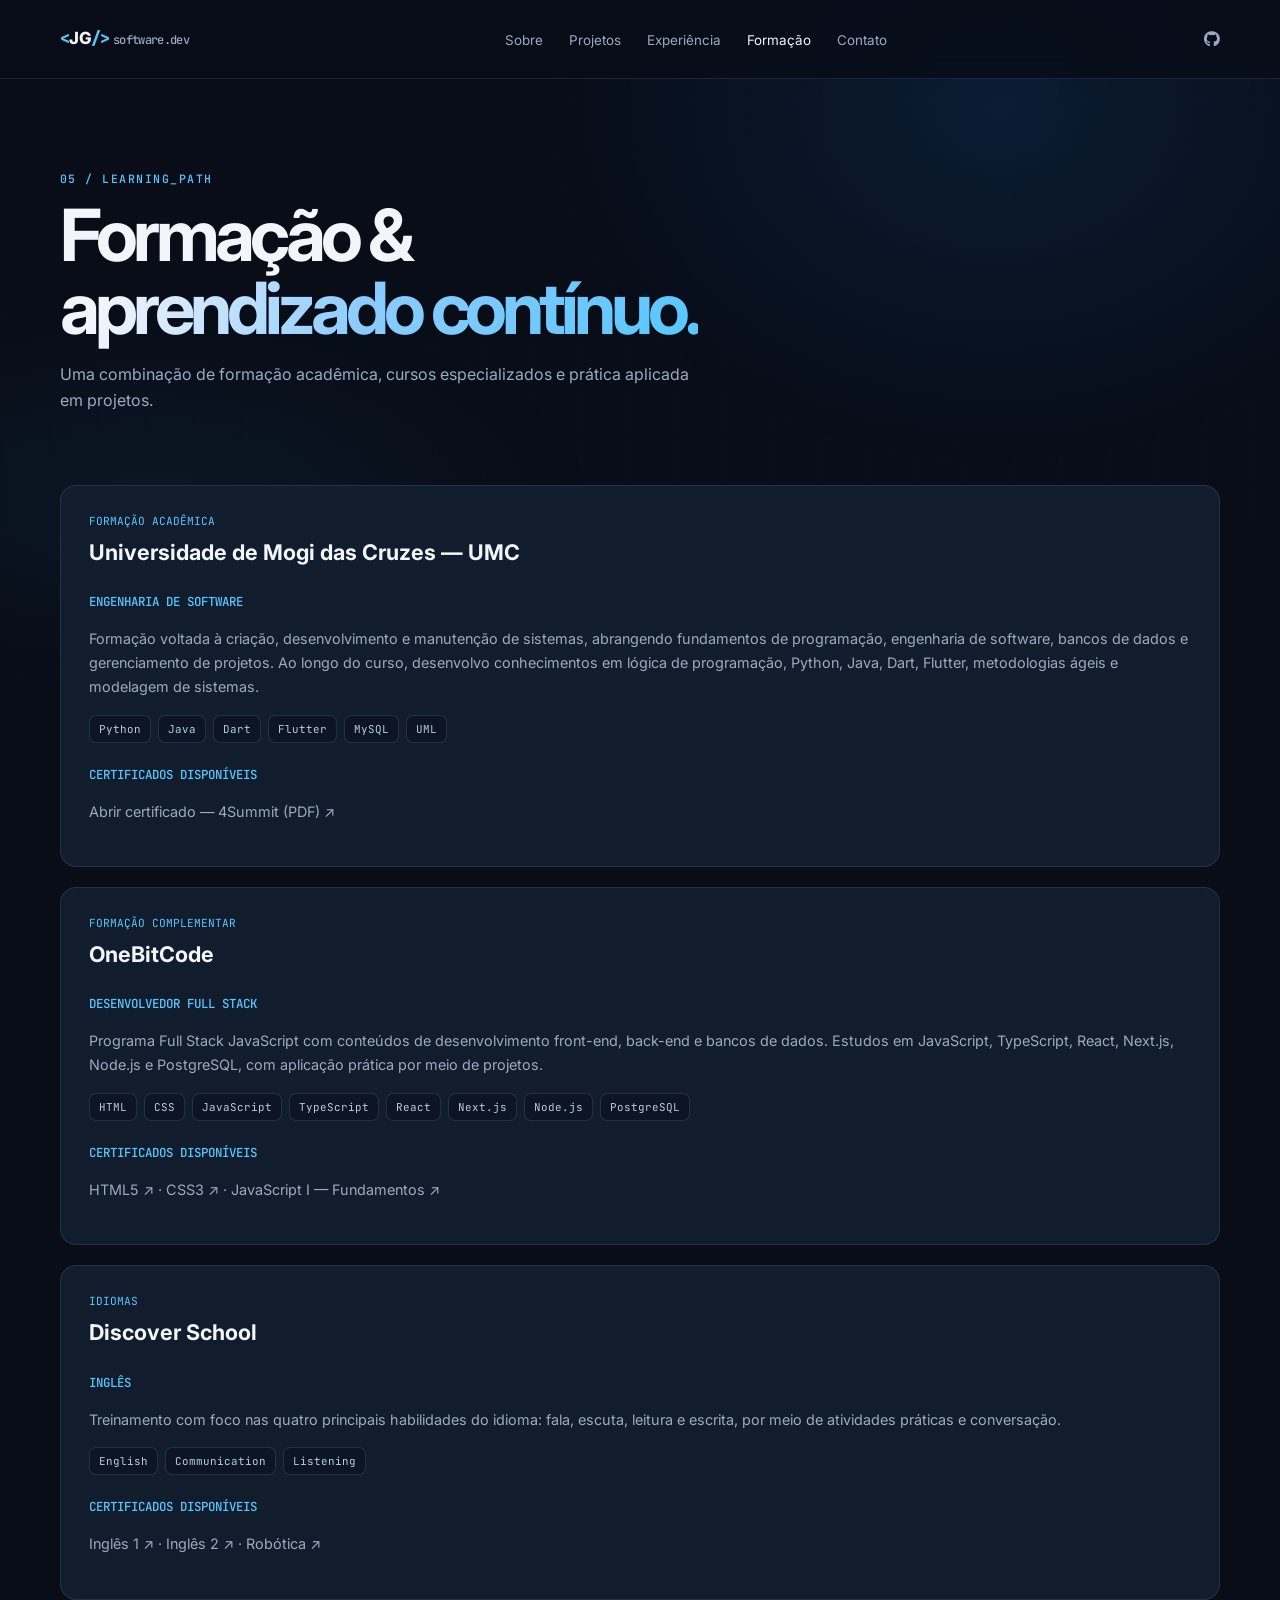
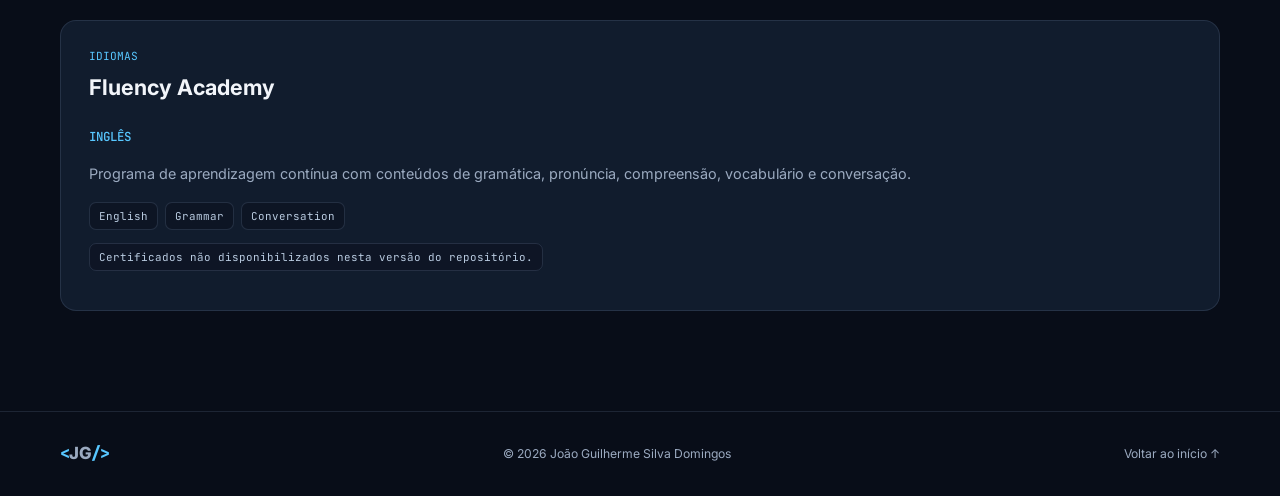
<file: portfolio-reformulado/educations.html>
<!DOCTYPE html>
<html lang="pt-BR"><head><meta charset="UTF-8"><meta name="viewport" content="width=device-width,initial-scale=1"><meta name="description" content="Formação acadêmica e cursos de João Guilherme."><meta name="theme-color" content="#080D18"><link rel="icon" href="assets/images/favicon.svg" type="image/svg+xml"><title>Formação | João Guilherme</title><link rel="stylesheet" href="assets/css/variables.css"><link rel="stylesheet" href="assets/css/main.css"></head>
<body><header class="site-header"><nav class="nav container"><a class="brand" href="index.html"><span class="brackets">&lt;</span>JG<span class="brackets">/&gt;</span> <small>software.dev</small></a><ul class="nav-links"><li><a href="index.html#about">Sobre</a></li><li><a href="index.html#projects">Projetos</a></li><li><a href="experiences.html">Experiência</a></li><li><a class="active" href="educations.html">Formação</a></li><li><a href="index.html#contact">Contato</a></li></ul><div class="nav-actions"><a class="icon-link" href="https://github.com/jgdomingos"><i class="fa-brands fa-github"></i></a><button class="menu-toggle" type="button" aria-label="Abrir menu"><i class="fa-solid fa-bars"></i></button></div></nav></header>
<main><section class="page-hero container"><div class="section-kicker">05 / LEARNING_PATH</div><h1>Formação &<br><span class="gradient-text">aprendizado contínuo.</span></h1><p>Uma combinação de formação acadêmica, cursos especializados e prática aplicada em projetos.</p></section>
<div class="container detail-stack">
<article class="detail-card" id="umc"><div class="detail-date">FORMAÇÃO ACADÊMICA</div><h2>Universidade de Mogi das Cruzes — UMC</h2><h3>Engenharia de Software</h3><p>Formação voltada à criação, desenvolvimento e manutenção de sistemas, abrangendo fundamentos de programação, engenharia de software, bancos de dados e gerenciamento de projetos. Ao longo do curso, desenvolvo conhecimentos em lógica de programação, Python, Java, Dart, Flutter, metodologias ágeis e modelagem de sistemas.</p><div class="detail-tags"><span class="tag">Python</span><span class="tag">Java</span><span class="tag">Dart</span><span class="tag">Flutter</span><span class="tag">MySQL</span><span class="tag">UML</span></div><h3>Certificados disponíveis</h3><p><a href="https://raw.githubusercontent.com/jgdomingos/portfolio/master/assets/docs/Certificates/UMC/4Summit.pdf" target="_blank" rel="noreferrer">Abrir certificado — 4Summit (PDF) ↗</a></p></article>
<article class="detail-card" id="onebitcode"><div class="detail-date">FORMAÇÃO COMPLEMENTAR</div><h2>OneBitCode</h2><h3>Desenvolvedor Full Stack</h3><p>Programa Full Stack JavaScript com conteúdos de desenvolvimento front-end, back-end e bancos de dados. Estudos em JavaScript, TypeScript, React, Next.js, Node.js e PostgreSQL, com aplicação prática por meio de projetos.</p><div class="detail-tags"><span class="tag">HTML</span><span class="tag">CSS</span><span class="tag">JavaScript</span><span class="tag">TypeScript</span><span class="tag">React</span><span class="tag">Next.js</span><span class="tag">Node.js</span><span class="tag">PostgreSQL</span></div><h3>Certificados disponíveis</h3><p><a href="https://raw.githubusercontent.com/jgdomingos/portfolio/master/assets/docs/Certificates/OneBitCode/HTML5-OneBitCode.pdf" target="_blank" rel="noreferrer">HTML5 ↗</a> · <a href="https://raw.githubusercontent.com/jgdomingos/portfolio/master/assets/docs/Certificates/OneBitCode/CSS3-OneBitCode.pdf" target="_blank" rel="noreferrer">CSS3 ↗</a> · <a href="https://raw.githubusercontent.com/jgdomingos/portfolio/master/assets/docs/Certificates/OneBitCode/JavaScript-I-Fundamentos-OneBitCode.pdf" target="_blank" rel="noreferrer">JavaScript I — Fundamentos ↗</a></p></article>
<article class="detail-card" id="discover"><div class="detail-date">IDIOMAS</div><h2>Discover School</h2><h3>Inglês</h3><p>Treinamento com foco nas quatro principais habilidades do idioma: fala, escuta, leitura e escrita, por meio de atividades práticas e conversação.</p><div class="detail-tags"><span class="tag">English</span><span class="tag">Communication</span><span class="tag">Listening</span></div><h3>Certificados disponíveis</h3><p><a href="https://raw.githubusercontent.com/jgdomingos/portfolio/master/assets/docs/Certificates/Discover/Certificado%20Ingles%201.pdf" target="_blank" rel="noreferrer">Inglês 1 ↗</a> · <a href="https://raw.githubusercontent.com/jgdomingos/portfolio/master/assets/docs/Certificates/Discover/Certificado%20Ingles%202.pdf" target="_blank" rel="noreferrer">Inglês 2 ↗</a> · <a href="https://raw.githubusercontent.com/jgdomingos/portfolio/master/assets/docs/Certificates/Discover/Certificado%20Robotica.pdf" target="_blank" rel="noreferrer">Robótica ↗</a></p></article>
<article class="detail-card" id="fluency"><div class="detail-date">IDIOMAS</div><h2>Fluency Academy</h2><h3>Inglês</h3><p>Programa de aprendizagem contínua com conteúdos de gramática, pronúncia, compreensão, vocabulário e conversação.</p><div class="detail-tags"><span class="tag">English</span><span class="tag">Grammar</span><span class="tag">Conversation</span></div><p><span class="tag">Certificados não disponibilizados nesta versão do repositório.</span></p></article>
</div></main><footer class="site-footer"><div class="container footer-inner"><a class="brand" href="index.html"><span class="brackets">&lt;</span>JG<span class="brackets">/&gt;</span></a><span>© <span data-year></span> João Guilherme Silva Domingos</span><a href="index.html">Voltar ao início ↑</a></div></footer><script src="assets/js/main.js"></script></body></html>
</file>
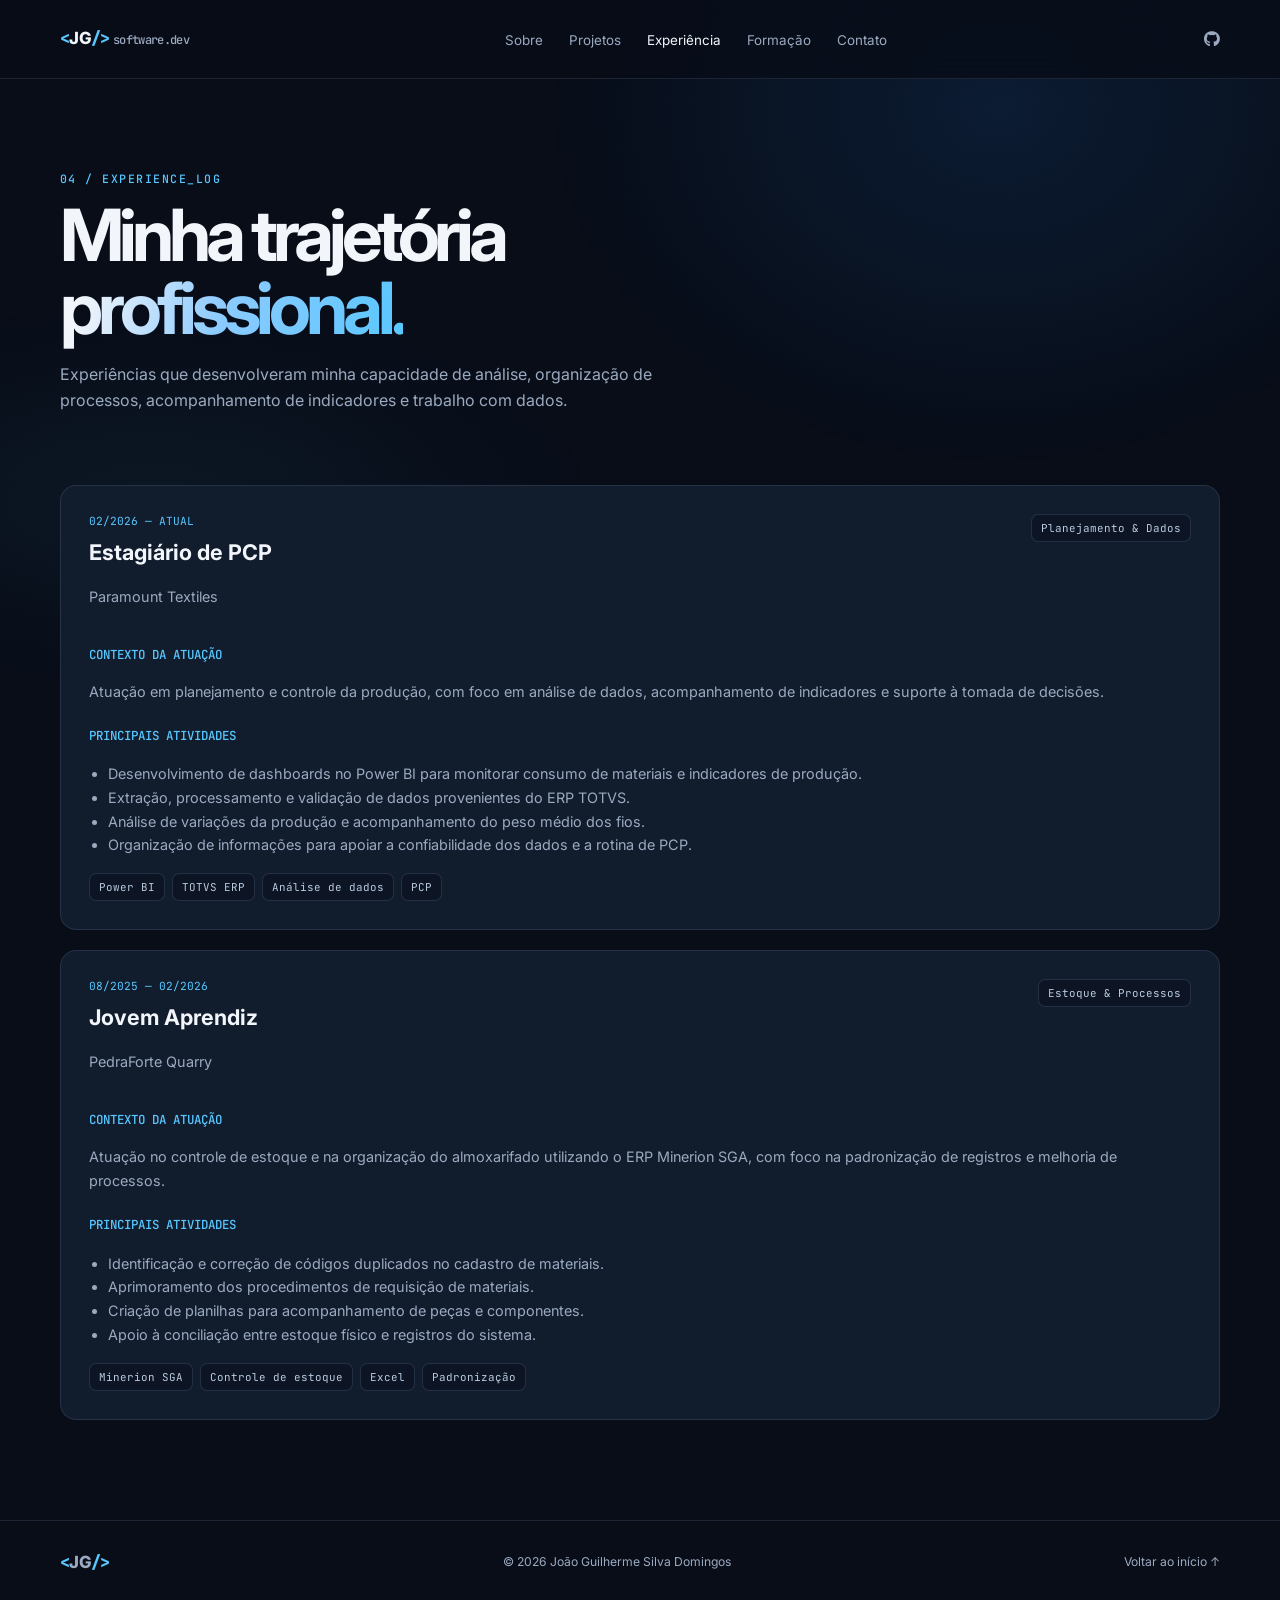
<file: portfolio-reformulado/experiences.html>
<!DOCTYPE html>
<html lang="pt-BR"><head><meta charset="UTF-8"><meta name="viewport" content="width=device-width,initial-scale=1"><meta name="description" content="Experiências profissionais de João Guilherme."><meta name="theme-color" content="#080D18"><link rel="icon" href="assets/images/favicon.svg" type="image/svg+xml"><title>Experiência | João Guilherme</title><link rel="stylesheet" href="assets/css/variables.css"><link rel="stylesheet" href="assets/css/main.css"></head>
<body><header class="site-header"><nav class="nav container"><a class="brand" href="index.html"><span class="brackets">&lt;</span>JG<span class="brackets">/&gt;</span> <small>software.dev</small></a><ul class="nav-links"><li><a href="index.html#about">Sobre</a></li><li><a href="index.html#projects">Projetos</a></li><li><a class="active" href="experiences.html">Experiência</a></li><li><a href="educations.html">Formação</a></li><li><a href="index.html#contact">Contato</a></li></ul><div class="nav-actions"><a class="icon-link" href="https://github.com/jgdomingos"><i class="fa-brands fa-github"></i></a><button class="menu-toggle" type="button" aria-label="Abrir menu"><i class="fa-solid fa-bars"></i></button></div></nav></header>
<main><section class="page-hero container"><div class="section-kicker">04 / EXPERIENCE_LOG</div><h1>Minha trajetória<br><span class="gradient-text">profissional.</span></h1><p>Experiências que desenvolveram minha capacidade de análise, organização de processos, acompanhamento de indicadores e trabalho com dados.</p></section>
<div class="container detail-stack">
<article class="detail-card" id="paramount"><div class="detail-header"><div><div class="detail-date">02/2026 — ATUAL</div><h2>Estagiário de PCP</h2><p>Paramount Textiles</p></div><span class="tag">Planejamento & Dados</span></div><h3>Contexto da atuação</h3><p>Atuação em planejamento e controle da produção, com foco em análise de dados, acompanhamento de indicadores e suporte à tomada de decisões.</p><h3>Principais atividades</h3><ul><li>Desenvolvimento de dashboards no Power BI para monitorar consumo de materiais e indicadores de produção.</li><li>Extração, processamento e validação de dados provenientes do ERP TOTVS.</li><li>Análise de variações da produção e acompanhamento do peso médio dos fios.</li><li>Organização de informações para apoiar a confiabilidade dos dados e a rotina de PCP.</li></ul><div class="detail-tags"><span class="tag">Power BI</span><span class="tag">TOTVS ERP</span><span class="tag">Análise de dados</span><span class="tag">PCP</span></div></article>
<article class="detail-card" id="pedraForte"><div class="detail-header"><div><div class="detail-date">08/2025 — 02/2026</div><h2>Jovem Aprendiz</h2><p>PedraForte Quarry</p></div><span class="tag">Estoque & Processos</span></div><h3>Contexto da atuação</h3><p>Atuação no controle de estoque e na organização do almoxarifado utilizando o ERP Minerion SGA, com foco na padronização de registros e melhoria de processos.</p><h3>Principais atividades</h3><ul><li>Identificação e correção de códigos duplicados no cadastro de materiais.</li><li>Aprimoramento dos procedimentos de requisição de materiais.</li><li>Criação de planilhas para acompanhamento de peças e componentes.</li><li>Apoio à conciliação entre estoque físico e registros do sistema.</li></ul><div class="detail-tags"><span class="tag">Minerion SGA</span><span class="tag">Controle de estoque</span><span class="tag">Excel</span><span class="tag">Padronização</span></div></article>
</div></main><footer class="site-footer"><div class="container footer-inner"><a class="brand" href="index.html"><span class="brackets">&lt;</span>JG<span class="brackets">/&gt;</span></a><span>© <span data-year></span> João Guilherme Silva Domingos</span><a href="index.html">Voltar ao início ↑</a></div></footer><script src="assets/js/main.js"></script></body></html>
</file>
<file: portfolio-reformulado/assets/css/variables.css>
:root{
  --bg:#080D18;
  --surface:#111C2D;
  --surface-2:#142238;
  --blue:#2589F5;
  --cyan:#58C7FF;
  --text:#F2F5FA;
  --muted:#9BAAC0;
  --line:rgba(151,177,211,.15);
  --gradient:linear-gradient(105deg,#F2F5FA 8%,#8BCBFF 48%,#58C7FF 100%);
  --gradient-blue:linear-gradient(110deg,#2589F5,#58C7FF);
  --font-sans:"Inter",system-ui,-apple-system,BlinkMacSystemFont,"Segoe UI",sans-serif;
  --font-mono:"JetBrains Mono",ui-monospace,SFMono-Regular,monospace;
  --container:1160px;
  --radius:18px;
  --shadow:0 24px 80px rgba(0,0,0,.28);
}
</file>
<file: portfolio-reformulado/assets/css/main.css>
@import url('https://fonts.googleapis.com/css2?family=Inter:wght@400;500;600;700;800&family=JetBrains+Mono:wght@400;500;600&display=swap');
@import url('https://cdnjs.cloudflare.com/ajax/libs/font-awesome/6.5.1/css/all.min.css');
@import url('./variables.css');
*{box-sizing:border-box}
html{scroll-behavior:smooth;scroll-padding-top:100px}
body{margin:0;background:var(--bg);color:var(--text);font-family:var(--font-sans);line-height:1.65;overflow-x:hidden}
body:before{content:"";position:fixed;inset:0;z-index:-2;pointer-events:none;background:radial-gradient(ellipse at 78% 12%,rgba(37,137,245,.12),transparent 32%),radial-gradient(ellipse at 12% 55%,rgba(88,199,255,.055),transparent 28%)}
body:after{content:"";position:fixed;inset:0;z-index:-1;pointer-events:none;opacity:.14;background-image:linear-gradient(rgba(120,160,210,.10) 1px,transparent 1px),linear-gradient(90deg,rgba(120,160,210,.10) 1px,transparent 1px);background-size:48px 48px;mask-image:linear-gradient(to bottom,black,transparent 78%)}
a{color:inherit;text-decoration:none}
button{font:inherit}
img{max-width:100%;display:block}
.container{width:min(var(--container),calc(100% - 48px));margin-inline:auto}
.skip-link{position:absolute;left:-999px;top:12px;background:var(--blue);padding:10px 16px;border-radius:8px;z-index:1000}
.skip-link:focus{left:12px}
.site-header{position:sticky;top:0;z-index:50;background:rgba(8,13,24,.82);backdrop-filter:blur(18px);border-bottom:1px solid var(--line)}
.nav{height:78px;display:flex;align-items:center;justify-content:space-between;gap:28px}
.brand{font-weight:800;letter-spacing:-.04em;font-size:1.05rem;white-space:nowrap}
.brand .brackets,.brackets{font-family:var(--font-mono);color:var(--cyan)}
.brand small{font-family:var(--font-mono);font-size:.75rem;color:var(--muted);font-weight:500}
.nav-links{display:flex;align-items:center;gap:26px;list-style:none;margin:0;padding:0}
.nav-links a{font-size:.84rem;color:var(--muted);transition:.2s}
.nav-links a:hover,.nav-links a.active{color:var(--text)}
.nav-actions{display:flex;align-items:center;gap:14px}
.icon-link,.lang-toggle,.menu-toggle{border:0;background:transparent;color:var(--muted);cursor:pointer;font-size:1rem}
.icon-link:hover,.lang-toggle:hover{color:var(--cyan)}
.lang-toggle{font-family:var(--font-mono);font-size:.72rem;border:1px solid var(--line);border-radius:8px;padding:7px 9px}
.menu-toggle{display:none;font-size:1.2rem}
main{overflow:hidden}
section{padding:104px 0;position:relative}
.section-head{max-width:700px;margin-bottom:44px}
.section-kicker,.eyebrow{font:500 .72rem var(--font-mono);letter-spacing:.13em;text-transform:uppercase;color:var(--cyan)}
.section-title{font-size:clamp(2rem,4vw,3rem);line-height:1.1;letter-spacing:-.055em;margin:12px 0 14px;font-weight:800}
.section-title .brackets{font-weight:500}
.gradient-text{background:var(--gradient);-webkit-background-clip:text;background-clip:text;color:transparent}
.section-description{color:var(--muted);max-width:650px;margin:0;font-size:1rem}
.btn{display:inline-flex;align-items:center;justify-content:center;gap:10px;padding:13px 19px;border-radius:10px;background:var(--gradient-blue);color:#fff;font-weight:700;font-size:.86rem;border:1px solid transparent;transition:transform .2s,box-shadow .2s}
.btn:hover{transform:translateY(-2px);box-shadow:0 12px 30px rgba(37,137,245,.25)}
.btn-outline{background:rgba(17,28,45,.65);border-color:var(--line);color:var(--text)}
.btn-outline:hover{border-color:rgba(88,199,255,.5);box-shadow:none}
.hero{min-height:calc(100vh - 78px);display:grid;grid-template-columns:1.1fr .9fr;align-items:center;gap:40px;padding-top:70px;padding-bottom:90px}
.hero-copy{position:relative;z-index:2}
.availability{display:inline-flex;align-items:center;gap:9px;color:#B6C7DC;background:rgba(17,28,45,.7);border:1px solid var(--line);padding:7px 12px;border-radius:999px;font:500 .7rem var(--font-mono);margin-bottom:26px}
.status-dot{width:7px;height:7px;border-radius:50%;background:#4ADE80;box-shadow:0 0 12px rgba(74,222,128,.8)}
.hero h1{font-size:clamp(2.7rem,6vw,5.3rem);line-height:1.02;letter-spacing:-.07em;margin:0;max-width:760px}
.hero h1 .line{display:block}
.hero-lead{color:var(--muted);font-size:1.08rem;max-width:570px;margin:24px 0 30px}
.hero-actions{display:flex;gap:12px;flex-wrap:wrap}
.hero-meta{display:flex;gap:22px;flex-wrap:wrap;margin-top:34px;color:var(--muted);font:500 .72rem var(--font-mono)}
.hero-meta span{display:flex;align-items:center;gap:8px}
.hero-meta i{color:var(--cyan)}
.hero-visual{position:relative;min-height:550px;display:grid;place-items:center}
.hero-glow{position:absolute;width:440px;height:440px;border-radius:50%;background:radial-gradient(circle,rgba(37,137,245,.25),rgba(37,137,245,.04) 48%,transparent 70%);filter:blur(12px)}
.portrait-frame{position:relative;width:min(100%,430px);height:520px;border-radius:210px 210px 28px 28px;overflow:hidden;border:1px solid rgba(88,199,255,.23);background:linear-gradient(145deg,#152943,#0B1322 65%);box-shadow:var(--shadow)}
.portrait-frame:after{content:"";position:absolute;inset:0;background:linear-gradient(180deg,transparent 52%,rgba(8,13,24,.65)),linear-gradient(110deg,rgba(37,137,245,.22),transparent 40%,rgba(88,199,255,.12));pointer-events:none}
.portrait-frame img{width:100%;height:100%;object-fit:cover;object-position:center 24%;filter:saturate(.92);mix-blend-mode:normal}
.terminal-card{position:absolute;left:-22px;bottom:30px;width:250px;padding:15px 17px;border:1px solid rgba(88,199,255,.2);border-radius:12px;background:rgba(8,13,24,.88);backdrop-filter:blur(14px);box-shadow:var(--shadow);font: .68rem/1.8 var(--font-mono);color:#B7C9DF}
.terminal-top{display:flex;gap:5px;margin-bottom:10px}
.terminal-top i{width:7px;height:7px;border-radius:50%;background:#52647D}
.terminal-top i:first-child{background:#F87171}.terminal-top i:nth-child(2){background:#FBBF24}.terminal-top i:nth-child(3){background:#4ADE80}
.terminal-card .prompt{color:var(--cyan)}.terminal-card strong{color:#F2F5FA;font-weight:500}
.hero-index{position:absolute;right:-4px;top:44px;font: .68rem var(--font-mono);color:rgba(160,187,220,.48);writing-mode:vertical-rl;letter-spacing:.18em}
.about-grid{display:grid;grid-template-columns:1.2fr .8fr;gap:64px;align-items:center}
.about-copy h3{font-size:clamp(1.4rem,2.8vw,2rem);line-height:1.25;letter-spacing:-.04em;margin:0 0 18px}
.about-copy p{color:var(--muted);margin:0 0 16px}
.stats-grid{display:grid;grid-template-columns:repeat(2,1fr);gap:12px}
.stat-card{padding:23px;border:1px solid var(--line);background:linear-gradient(145deg,rgba(17,28,45,.92),rgba(17,28,45,.4));border-radius:14px}
.stat-card strong{display:block;font-size:2rem;letter-spacing:-.06em;background:var(--gradient);-webkit-background-clip:text;background-clip:text;color:transparent}
.stat-card span{color:var(--muted);font: .68rem var(--font-mono);text-transform:uppercase;letter-spacing:.08em}
.code-strip{margin-top:30px;border:1px solid var(--line);background:rgba(17,28,45,.56);border-radius:12px;padding:16px 18px;font: .74rem/1.9 var(--font-mono);color:#AABBD1;overflow:auto}
.code-strip .key{color:#7DD3FC}.code-strip .value{color:#A7F3D0}.code-strip .comment{color:#71839D}
.skills-grid{display:grid;grid-template-columns:repeat(4,1fr);gap:14px}
.skill-card{background:var(--surface);border:1px solid var(--line);border-radius:14px;padding:22px;min-height:190px;transition:.25s}
.skill-card:hover,.project-card:hover,.detail-card:hover{transform:translateY(-4px);border-color:rgba(88,199,255,.35)}
.skill-card h3{font-size:.95rem;margin:0 0 17px}
.skill-list{display:flex;flex-wrap:wrap;gap:8px}
.tag{font: .68rem var(--font-mono);color:#B9CBE0;border:1px solid rgba(151,177,211,.17);background:rgba(8,13,24,.38);padding:6px 9px;border-radius:7px}
.projects-grid{display:grid;grid-template-columns:repeat(2,1fr);gap:18px}
.project-card{border:1px solid var(--line);background:linear-gradient(145deg,rgba(17,28,45,.98),rgba(12,21,35,.85));border-radius:16px;overflow:hidden;transition:.25s}
.project-preview{height:230px;background:linear-gradient(135deg,#102746,#0C1423);position:relative;overflow:hidden;display:grid;place-items:center}
.project-preview img{width:100%;height:100%;object-fit:cover;opacity:.88}
.project-preview:after{content:"";position:absolute;inset:0;background:linear-gradient(180deg,transparent,rgba(8,13,24,.45))}
.preview-ui{position:absolute;inset:28px;border:1px solid rgba(88,199,255,.35);border-radius:10px;background:rgba(8,13,24,.78);padding:14px;z-index:1;box-shadow:0 18px 40px rgba(0,0,0,.25)}
.preview-ui .bar{height:7px;width:42%;border-radius:9px;background:var(--gradient-blue);margin-bottom:12px}
.preview-ui .row{display:flex;gap:8px;margin:8px 0}.preview-ui .block{height:45px;flex:1;background:rgba(88,199,255,.1);border:1px solid rgba(88,199,255,.13);border-radius:6px}
.project-body{padding:23px}
.project-top{display:flex;align-items:center;justify-content:space-between;gap:12px}
.project-top h3{margin:0;font-size:1.15rem}
.project-type{color:var(--cyan);font: .65rem var(--font-mono);text-transform:uppercase}
.project-body p{color:var(--muted);font-size:.88rem;margin:12px 0 17px}
.project-footer{display:flex;align-items:center;justify-content:space-between;gap:12px;margin-top:18px}
.project-links{display:flex;gap:14px;color:#B7C7DC;font-size:.82rem}
.project-links a:hover{color:var(--cyan)}
.project-links i{margin-right:5px}
.timeline{position:relative;margin-left:8px;padding-left:30px;border-left:1px solid rgba(88,199,255,.25);display:grid;gap:24px}
.timeline-item{position:relative;padding:24px;border:1px solid var(--line);background:rgba(17,28,45,.66);border-radius:14px}
.timeline-item:before{content:"";position:absolute;left:-37px;top:28px;width:12px;height:12px;border-radius:50%;background:var(--blue);box-shadow:0 0 0 5px rgba(37,137,245,.14)}
.timeline-meta{display:flex;gap:12px;align-items:center;flex-wrap:wrap;color:var(--cyan);font: .68rem var(--font-mono);text-transform:uppercase}
.timeline-item h3{margin:9px 0 2px;font-size:1.2rem}
.timeline-item h4{margin:0;color:#B9C8DA;font-size:.9rem;font-weight:500}
.timeline-item p{color:var(--muted);font-size:.88rem;margin:13px 0 0}
.timeline-item ul{color:var(--muted);padding-left:18px;font-size:.86rem}
.education-grid{display:grid;grid-template-columns:repeat(2,1fr);gap:15px}
.education-card{padding:24px;background:var(--surface);border:1px solid var(--line);border-radius:14px}
.education-card h3{margin:0;font-size:1.05rem}.education-card h4{margin:5px 0 12px;color:var(--cyan);font-size:.84rem;font-weight:600}
.education-card p{color:var(--muted);font-size:.86rem;margin:0 0 15px}
.education-card a{font-size:.8rem;color:#B9CBE0}.education-card a:hover{color:var(--cyan)}
.contact-panel{display:grid;grid-template-columns:1fr 1fr;gap:30px;padding:36px;background:linear-gradient(130deg,rgba(17,28,45,.98),rgba(15,34,58,.76));border:1px solid rgba(88,199,255,.2);border-radius:20px}
.contact-panel h3{font-size:clamp(1.7rem,3vw,2.5rem);line-height:1.15;letter-spacing:-.05em;margin:0 0 14px}
.contact-panel p{color:var(--muted);max-width:430px}
.contact-list{display:grid;gap:12px;align-content:center}
.contact-item{display:flex;gap:14px;align-items:center;padding:13px;border:1px solid var(--line);border-radius:10px;background:rgba(8,13,24,.28)}
.contact-item i{color:var(--cyan);width:20px;text-align:center}.contact-item small{display:block;color:var(--muted);font-size:.68rem}.contact-item a{font-size:.85rem;overflow-wrap:anywhere}
.site-footer{padding:28px 0;border-top:1px solid var(--line);color:var(--muted);font-size:.76rem}
.footer-inner{display:flex;justify-content:space-between;gap:20px;align-items:center;flex-wrap:wrap}
.footer-code{font: .68rem var(--font-mono);color:#7387A3}
.page-hero{padding:92px 0 55px}
.page-hero h1{font-size:clamp(2.7rem,6vw,4.5rem);line-height:1.02;letter-spacing:-.07em;margin:12px 0}
.page-hero p{color:var(--muted);max-width:650px}
.detail-stack{display:grid;gap:20px;padding-bottom:100px}
.detail-card{padding:28px;background:var(--surface);border:1px solid var(--line);border-radius:16px;transition:.25s;scroll-margin-top:110px}
.detail-card h2{margin:7px 0 8px;font-size:1.35rem}.detail-card h3{font-size:.78rem;color:var(--cyan);font-family:var(--font-mono);font-weight:500;text-transform:uppercase;margin:22px 0 7px}
.detail-card p,.detail-card li{color:var(--muted);font-size:.9rem}
.detail-card ul{padding-left:19px}
.detail-header{display:flex;justify-content:space-between;gap:20px;align-items:flex-start;flex-wrap:wrap}
.detail-date{font: .7rem var(--font-mono);color:var(--cyan)}
.detail-tags{display:flex;gap:7px;flex-wrap:wrap;margin-top:16px}
.error-page{min-height:100vh;display:grid;place-items:center;text-align:center;padding:30px}
.error-page h1{font-size:clamp(6rem,20vw,12rem);line-height:.9;margin:0;background:var(--gradient);-webkit-background-clip:text;background-clip:text;color:transparent;letter-spacing:-.1em}
.error-page p{color:var(--muted)}
.reveal{opacity:0;transform:translateY(18px);transition:opacity .65s ease,transform .65s ease}
.reveal.visible{opacity:1;transform:none}
@media(max-width:900px){.nav-links{gap:15px}.nav-links a{font-size:.77rem}.hero{grid-template-columns:1fr .8fr}.hero-visual{min-height:450px}.portrait-frame{height:440px}.terminal-card{left:-10px;width:220px}.skills-grid{grid-template-columns:repeat(2,1fr)}}
@media(max-width:700px){.container{width:min(100% - 34px,var(--container))}.nav{height:68px}.menu-toggle{display:block}.nav-links{display:none;position:absolute;left:17px;right:17px;top:68px;padding:18px;background:#0D1727;border:1px solid var(--line);border-radius:12px;flex-direction:column;align-items:stretch;gap:0;box-shadow:var(--shadow)}.nav-links.open{display:flex}.nav-links a{display:block;padding:11px 5px;font-size:.9rem}.nav-actions .icon-link{display:none}section{padding:76px 0}.hero{min-height:auto;grid-template-columns:1fr;padding-top:65px;gap:24px}.hero h1{font-size:clamp(2.6rem,13vw,4.2rem)}.hero-visual{min-height:410px;grid-row:1}.portrait-frame{height:400px;width:min(82%,360px)}.hero-glow{width:320px;height:320px}.terminal-card{left:0;bottom:10px}.hero-index{right:0}.about-grid,.contact-panel{grid-template-columns:1fr;gap:28px}.stats-grid{grid-template-columns:repeat(2,1fr)}.skills-grid{grid-template-columns:1fr 1fr}.projects-grid,.education-grid{grid-template-columns:1fr}.project-preview{height:190px}.project-footer{align-items:flex-start;flex-direction:column}.page-hero{padding:70px 0 35px}.detail-card{padding:21px}}
@media(max-width:420px){.skills-grid{grid-template-columns:1fr}.hero-actions .btn{width:100%}.stats-grid{gap:8px}.stat-card{padding:16px}.stat-card strong{font-size:1.65rem}.portrait-frame{height:360px}}
@media(prefers-reduced-motion:reduce){*,*:before,*:after{scroll-behavior:auto!important;transition:none!important;animation:none!important}.reveal{opacity:1;transform:none}}
</file>
